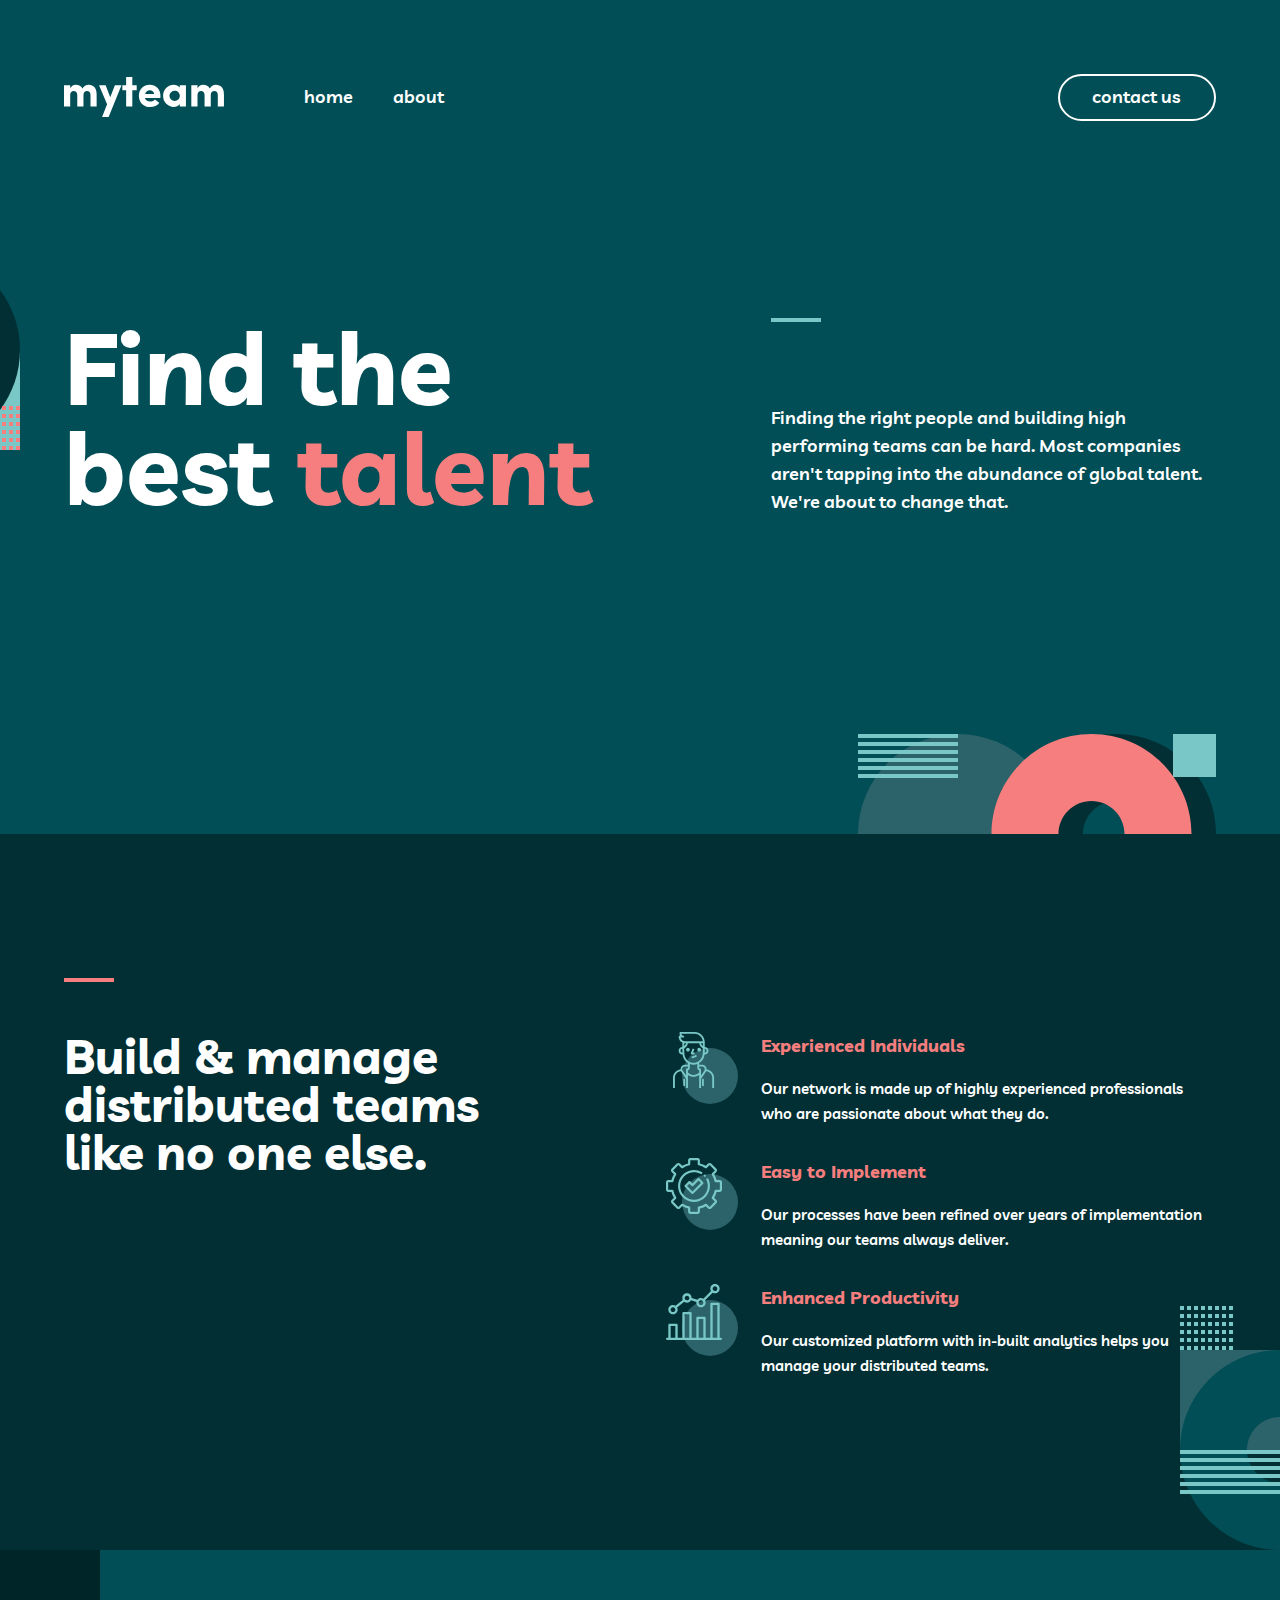
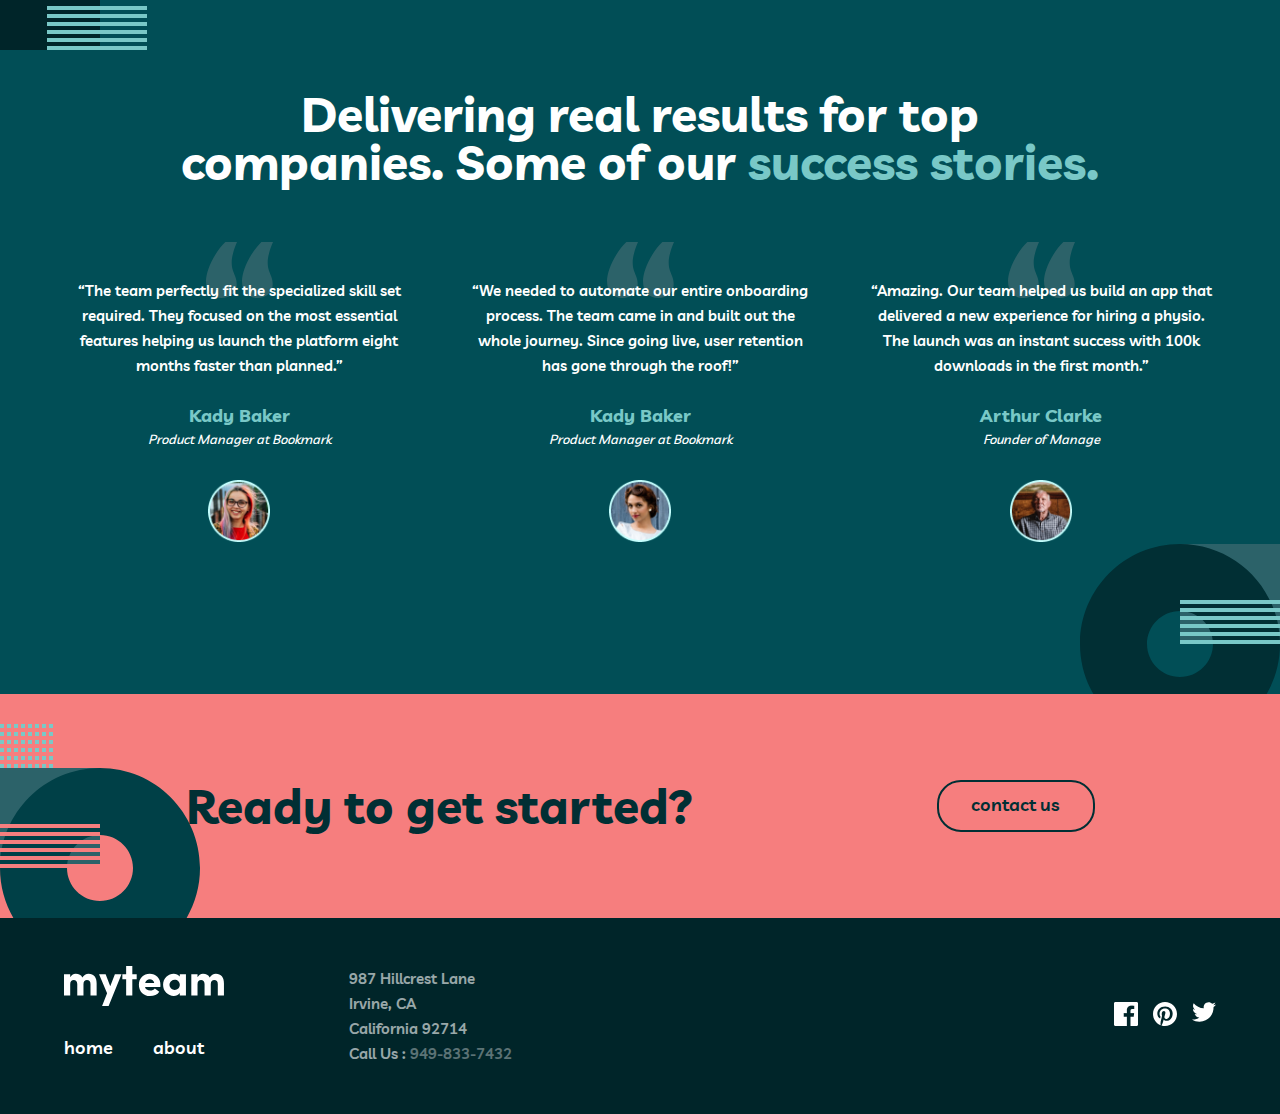
<file: index.html>
<!DOCTYPE html>
<html lang="en">
	<head>
		<meta charset="UTF-8" />
		<meta name="viewport" content="width=device-width, initial-scale=1.0" />
		<link rel="stylesheet" href="./css/main.css" />
		<title>My team</title>
	</head>
	<body>
		<!-- Site Header start -->
		<header class="site-header">
			<div class="container">
				<div class="header">
					<div class="header__left-content">
						<img
							src="./images/myteam-logo.svg"
							alt="logo"
							class="header__logo"
							width="160"
							height="40"
						/>
						<nav class="header__navbar navbar">
							<ul class="navbar__list">
								<li class="navbar__item">
									<a href="/" class="navbar__link">home</a>
								</li>
								<li class="navbar__item">
									<a href="./aboutus.html" class="navbar__link">about</a>
								</li>
							</ul>
						</nav>
					</div>
					<div class="header__right-content">
						<a href="#" class="header__btn">contact us</a>
						<img
							src="./images/mobi-line.svg"
							alt="line"
							class="header__mobi-line"
						/>
					</div>
				</div>
			</div>
		</header>
		<!-- Site Header end -->
		<!-- Site Main start -->
		<main class="site-main">
			<section class="hero-section">
				<div class="container">
					<div class="hero">
						<div class="hero__title-block">
							<h1 class="hero__title">
								Find the best <span class="hero__title-red"> talent</span>
							</h1>
						</div>
						<div class="hero__text-block">
							<span class="hero__line"></span>
							<p class="hero__text">
								Finding the right people and building high performing teams can
								be hard. Most companies aren't tapping into the abundance of
								global talent. We're about to change that.
							</p>
						</div>
					</div>
				</div>
			</section>
			<section class="about-us-section">
				<div class="container">
					<div class="about-us au">
						<div class="au__left">
							<h2 class="au__title">
								Build & manage distributed teams like no one else.
							</h2>
						</div>
						<div class="au__list">
							<div class="au__item item1">
								<img
									src="./images/au1.svg"
									alt="img"
									class="au__item-img"
									width="72"
									height="72"
								/>
								<div class="item__text-box">
									<h3 class="au__item-title">Experienced Individuals</h3>
									<p class="au__text">
										Our network is made up of highly experienced professionals
										who are passionate about what they do.
									</p>
								</div>
							</div>
							<div class="au__item item2">
								<img
									src="./images/au2.svg"
									alt="img"
									class="au__item-img"
									width="72"
									height="72"
								/>
								<div class="item__text-box">
									<h3 class="au__item-title">Easy to Implement</h3>
									<p class="au__text">
										Our processes have been refined over years of implementation
										meaning our teams always deliver.
									</p>
								</div>
							</div>
							<div class="au__item item3">
								<img
									src="./images/au3.svg"
									alt="img"
									class="au__item-img"
									width="72"
									height="72"
								/>
								<div class="item__text-box">
									<h3 class="au__item-title">Enhanced Productivity</h3>
									<p class="au__text">
										Our customized platform with in-built analytics helps you
										manage your distributed teams.
									</p>
								</div>
							</div>
						</div>
					</div>
				</div>
			</section>
			<section class="story-section">
				<div class="container">
					<div class="story">
						<div class="story__text-box">
							<h2 class="story__title">
								Delivering real results for top companies. Some of our
								<span class="story__green">success stories.</span>
							</h2>
						</div>
						<ul class="story__list">
							<li class="story__item">
								<p class="story__text">
									“The team perfectly fit the specialized skill set required.
									They focused on the most essential features helping us launch
									the platform eight months faster than planned.”
								</p>
								<h3 class="story__name-dev">Kady Baker</h3>
								<span class="story__job">Product Manager at Bookmark</span>
								<img
									src="./images/dev-img1.png"
									alt="Kady Baker"
									class="story__img"
									width="62"
									height="62"
								/>
							</li>
							<li class="story__item">
								<p class="story__text">
									“We needed to automate our entire onboarding process. The team
									came in and built out the whole journey. Since going live,
									user retention has gone through the roof!”
								</p>
								<h3 class="story__name-dev">Kady Baker</h3>
								<span class="story__job">Product Manager at Bookmark</span>
								<img
									src="./images/dev-img2.png"
									alt="Kady Baker"
									class="story__img"
									width="62"
									height="62"
								/>
							</li>
							<li class="story__item">
								<p class="story__text">
									“Amazing. Our team helped us build an app that delivered a new
									experience for hiring a physio. The launch was an instant
									success with 100k downloads in the first month.”
								</p>
								<h3 class="story__name-dev">Arthur Clarke</h3>
								<span class="story__job">Founder of Manage</span>
								<img
									src="./images/dev-img3.png"
									alt="Kady Baker"
									class="story__img"
									width="62"
									height="62"
								/>
							</li>
						</ul>
					</div>
				</div>
			</section>
			<section class="get-start-section">
				<div class="container">
					<div class="gs">
						<h2 class="gs__title">Ready to get started?</h2>
						<a class="gs__link" href="">contact us</a>
					</div>
				</div>
			</section>
		</main>
		<!-- Site Main end -->
		<!-- Site Footer start -->
		<footer class="site-footer">
			<div class="container">
				<div class="footer">
					<div class="footer__left-box">
					<div class="footer__hom-box">
						<img
							src="./images/myteam-logo.svg"
							alt="logo"
							class="footer__logo"
							width="160"
							height="40"
						/>
						<ul class="footer__list">
							<li class="footer__item">
								<a href="/" class="footer__link">home</a>
							</li>
							<li class="footer__item">
								<a href="/" class="footer__link">about</a>
							</li>
						</ul>
					</div>
					<div class="footer__adress">
						<address class="address">
							987 Hillcrest Lane <br> Irvine, CA <br> California 92714 <br> Call Us
							: <a href="tel:949-833-7432"> 949-833-7432</a>
						</address>
					</div>
				</div>
					<ul class="footer__link-list">
						<li class="footer__link-item">
							<a href="#"><img src="./images/footer-f.png" alt="facebook"></a>
						</li>
						<li class="footer__link-item">
							<a href="#"><img src="./images/footer-p.svg" alt="p"></a>
						</li>
						<li class="footer__link-item">
							<a href="#"><img src="./images/footer-t.svg" alt="twitter"></a>
						</li>
					</ul>
					</div>
				</div>
			</div>
		</footer>
		<!-- Site Footer end -->
	</body>
</html>
</file>
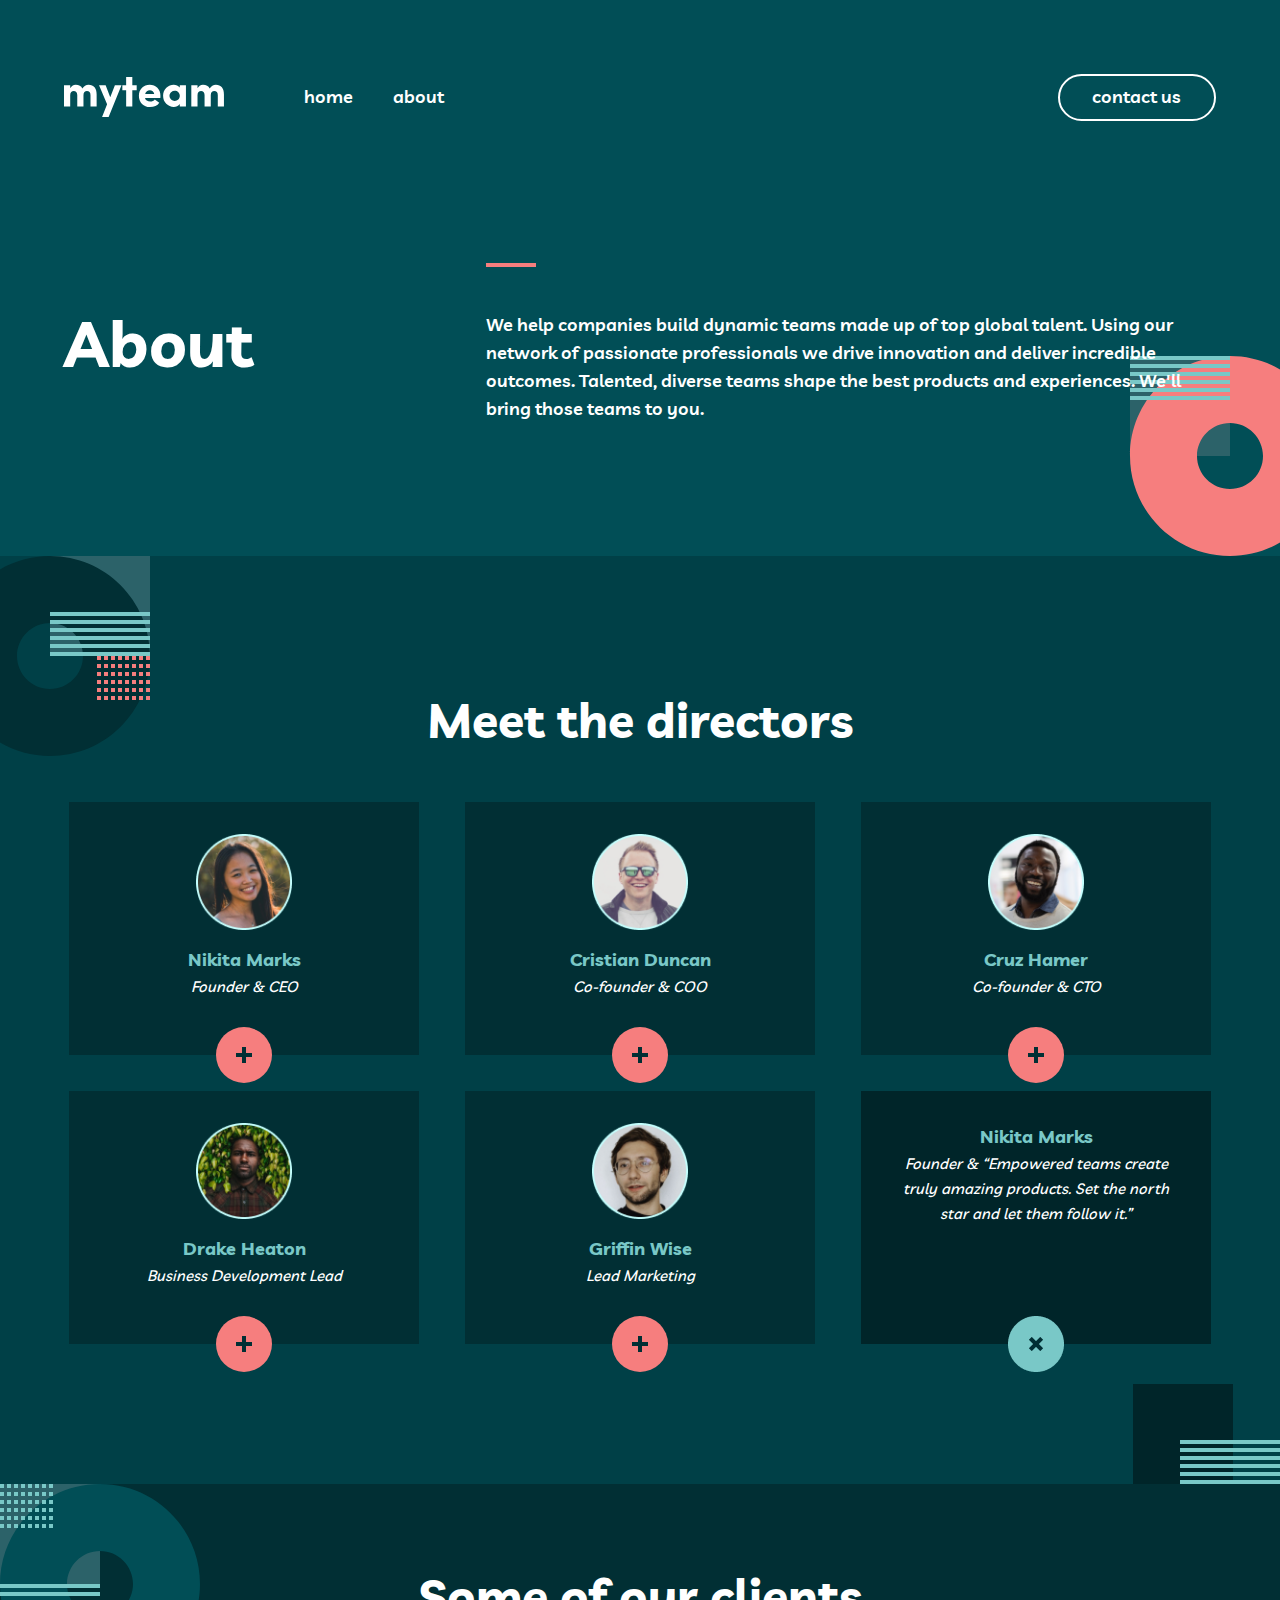
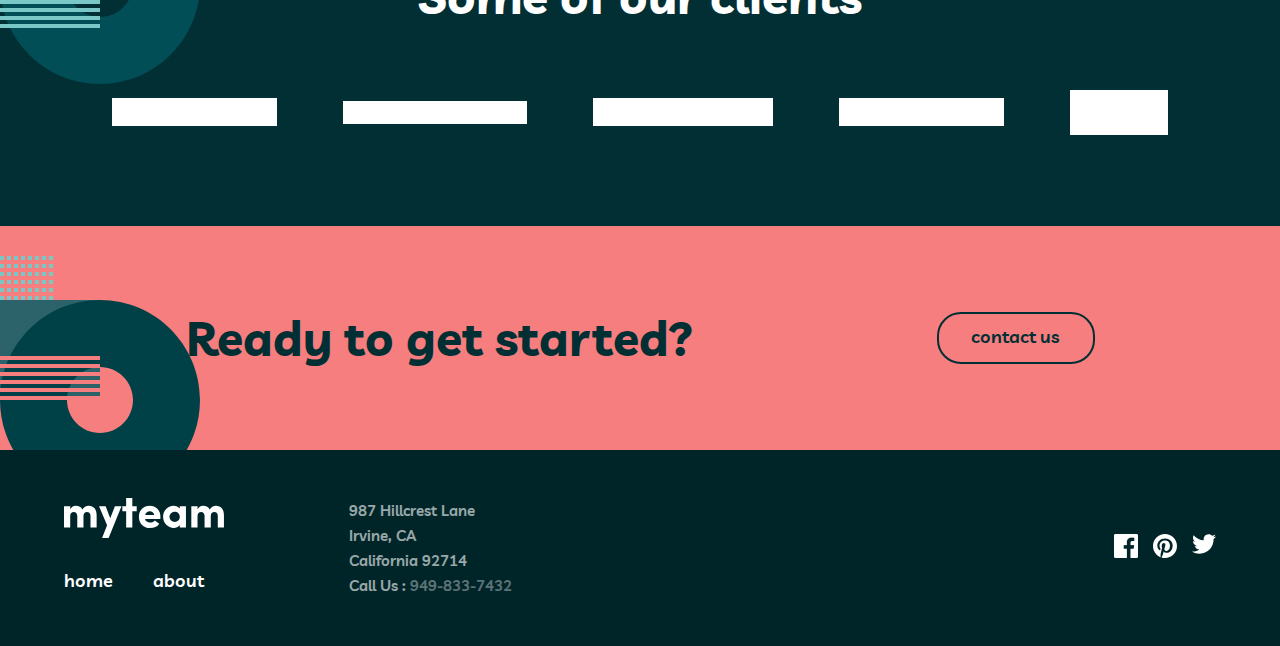
<file: aboutus.html>
<!DOCTYPE html>
<html lang="en">
	<head>
		<meta charset="UTF-8" />
		<meta name="viewport" content="width=device-width, initial-scale=1.0" />
		<link rel="stylesheet" href="./css/main.css" />
		<title>About us</title>
	</head>
	<body>
		<header class="site-header">
			<div class="container">
				<div class="header">
					<div class="header__left-content">
						<img
							src="./images/myteam-logo.svg"
							alt="logo"
							class="header__logo"
							width="160"
							height="40"
						/>
						<nav class="header__navbar navbar">
							<ul class="navbar__list">
								<li class="navbar__item">
									<a href="/" class="navbar__link">home</a>
								</li>
								<li class="navbar__item">
									<a href="./aboutus.html" class="navbar__link">about</a>
								</li>
							</ul>
						</nav>
					</div>
					<div class="header__right-content">
						<a href="#" class="header__btn">contact us</a>
						<img
							src="./images/mobi-line.svg"
							alt="line"
							class="header__mobi-line"
						/>
					</div>
				</div>
			</div>
		</header>
		<main class="site-main">
			<section class="about-intro-section">
				<div class="container">
					<div class="intro">
						<div class="intro__title-block">
							<h1 class="intro__title">About</h1>
						</div>
						<div class="intro__text-block">
							<span class="intro__line"></span>
							<p class="intro__text">
								We help companies build dynamic teams made up of top global
								talent. Using our network of passionate professionals we drive
								innovation and deliver incredible outcomes. Talented, diverse
								teams shape the best products and experiences. We'll bring those
								teams to you.
							</p>
						</div>
					</div>
				</div>
			</section>
			<section class="founders-section">
				<div class="container">
					<div class="founders">
						<div class="founders__text-block">
							<h2 class="founders__title">Meet the directors</h2>
						</div>
						<ul class="founders__list">
							<li class="founders__item">
								<img
									class="founders__img"
									src="./images/about-section/founder1.png"
									alt="founder"
								/>
								<h3 class="founder__name">Nikita Marks</h3>
								<span class="founder__job">Founder & CEO</span>
							</li>
							<li class="founders__item">
								<img
									class="founders__img"
									src="./images/about-section/founder2.png"
									alt="founder"
								/>
								<h3 class="founder__name">Cristian Duncan</h3>
								<span class="founder__job">Co-founder & COO</span>
							</li>
							<li class="founders__item">
								<img
									class="founders__img"
									src="./images/about-section/founder3.png"
									alt="founder"
								/>
								<h3 class="founder__name">Cruz Hamer</h3>
								<span class="founder__job">Co-founder & CTO</span>
							</li>
							<li class="founders__item">
								<img
									class="founders__img"
									src="./images/about-section/founder4.png"
									alt="founder"
								/>
								<h3 class="founder__name">Drake Heaton</h3>
								<span class="founder__job">Business Development Lead</span>
							</li>
							<li class="founders__item">
								<img
									class="founders__img"
									src="./images/about-section/founder5.png"
									alt="founder"
								/>
								<h3 class="founder__name">Griffin Wise</h3>
								<span class="founder__job">Lead Marketing</span>
							</li>
							<li class="founders__item item__black">
								<h3 class="founder__name">Nikita Marks</h3>
								<p class="founder__job">
									Founder & “Empowered teams create truly amazing products. Set
									the north star and let them follow it.”
								</p>
							</li>
						</ul>
					</div>
				</div>
			</section>
			<section class="clients-section">
				<div class="container">
					<h2 class="clients__title">Some of our clients</h2>
					<ul class="clients__list">
						<li class="clients__item">
							<a href="#" class="clients link"
								><img
									src="./images/about-section/clients/client1.svg"
									alt="omg"
									class="clients__img"
							/></a>
						</li>
						<li class="clients__item">
							<a href="#" class="clients link"
								><img
									src="./images/about-section/clients/client2.svg"
									alt="omg"
									class="clients__img"
							/></a>
						</li>
						<li class="clients__item">
							<a href="#" class="clients link"
								><img
									src="./images/about-section/clients/client3.svg"
									alt="omg"
									class="clients__img"
							/></a>
						</li>
						<li class="clients__item">
							<a href="#" class="clients link"
								><img
									src="./images/about-section/clients/client4.svg"
									alt="omg"
									class="clients__img"
							/></a>
						</li>
						<li class="clients__item">
							<a href="#" class="clients link"
								><img
									src="./images/about-section/clients/client5.svg"
									alt="omg"
									class="clients__img"
							/></a>
						</li>
					</ul>
				</div>
			</section>
			<section class="get-start-section">
				<div class="container">
					<div class="gs">
						<h2 class="gs__title">Ready to get started?</h2>
						<a class="gs__link" href="">contact us</a>
					</div>
				</div>
			</section>
		</main>
    <footer class="site-footer">
			<div class="container">
				<div class="footer">
					<div class="footer__left-box">
					<div class="footer__hom-box">
						<img
							src="./images/myteam-logo.svg"
							alt="logo"
							class="footer__logo"
							width="160"
							height="40"
						/>
						<ul class="footer__list">
							<li class="footer__item">
								<a href="/" class="footer__link">home</a>
							</li>
							<li class="footer__item">
								<a href="/" class="footer__link">about</a>
							</li>
						</ul>
					</div>
					<div class="footer__adress">
						<address class="address">
							987 Hillcrest Lane <br> Irvine, CA <br> California 92714 <br> Call Us
							: <a href="tel:949-833-7432"> 949-833-7432</a>
						</address>
					</div>
				</div>
					<ul class="footer__link-list">
						<li class="footer__link-item">
							<a href="#"><img src="./images/footer-f.png" alt="facebook"></a>
						</li>
						<li class="footer__link-item">
							<a href="#"><img src="./images/footer-p.svg" alt="p"></a>
						</li>
						<li class="footer__link-item">
							<a href="#"><img src="./images/footer-t.svg" alt="twitter"></a>
						</li>
					</ul>
					</div>
				</div>
			</div>
		</footer>
	</body>
</html>
</file>
<file: css/main.css>
@font-face {
  font-family: "Livvic";
  src: url("../fonts/Livvic-Medium.woff2") format("woff2"), url("../fonts/Livvic-Medium.woff") format("woff");
  font-weight: 500;
  font-style: normal;
  font-display: swap;
}
@font-face {
  font-family: "Livvic";
  src: url("../fonts/Livvic-Bold.woff2") format("woff2"), url("../fonts/Livvic-Bold.woff") format("woff");
  font-weight: bold;
  font-style: normal;
  font-display: swap;
}
@font-face {
  font-family: "Livvic";
  src: url("../fonts/Livvic-SemiBold.woff2") format("woff2"), url("../fonts/Livvic-SemiBold.woff") format("woff");
  font-weight: 600;
  font-style: normal;
  font-display: swap;
}
* {
  margin: 0;
  padding: 0;
  list-style: none;
  text-decoration: none;
  box-sizing: border-box;
}

body {
  font-family: "Livvic", sans-serif;
  background-color: #014e56;
}

/*! normalize.css v8.0.1 | MIT License | github.com/necolas/normalize.css */
/* Document
   ========================================================================== */
/**
 * 1. Correct the line height in all browsers.
 * 2. Prevent adjustments of font size after orientation changes in iOS.
 */
html {
  line-height: 1.15; /* 1 */
  -webkit-text-size-adjust: 100%; /* 2 */
}

/* Sections
   ========================================================================== */
/**
 * Remove the margin in all browsers.
 */
body {
  margin: 0;
}

/**
 * Render the `main` element consistently in IE.
 */
main {
  display: block;
}

/**
 * Correct the font size and margin on `h1` elements within `section` and
 * `article` contexts in Chrome, Firefox, and Safari.
 */
h1 {
  font-size: 2em;
  margin: 0.67em 0;
}

/* Grouping content
   ========================================================================== */
/**
 * 1. Add the correct box sizing in Firefox.
 * 2. Show the overflow in Edge and IE.
 */
hr {
  box-sizing: content-box; /* 1 */
  height: 0; /* 1 */
  overflow: visible; /* 2 */
}

/**
 * 1. Correct the inheritance and scaling of font size in all browsers.
 * 2. Correct the odd `em` font sizing in all browsers.
 */
pre {
  font-family: monospace, monospace; /* 1 */
  font-size: 1em; /* 2 */
}

/* Text-level semantics
   ========================================================================== */
/**
 * Remove the gray background on active links in IE 10.
 */
a {
  background-color: transparent;
}

/**
 * 1. Remove the bottom border in Chrome 57-
 * 2. Add the correct text decoration in Chrome, Edge, IE, Opera, and Safari.
 */
abbr[title] {
  border-bottom: none; /* 1 */
  text-decoration: underline; /* 2 */
  -webkit-text-decoration: underline dotted;
          text-decoration: underline dotted; /* 2 */
}

/**
 * Add the correct font weight in Chrome, Edge, and Safari.
 */
b,
strong {
  font-weight: bolder;
}

/**
 * 1. Correct the inheritance and scaling of font size in all browsers.
 * 2. Correct the odd `em` font sizing in all browsers.
 */
code,
kbd,
samp {
  font-family: monospace, monospace; /* 1 */
  font-size: 1em; /* 2 */
}

/**
 * Add the correct font size in all browsers.
 */
small {
  font-size: 80%;
}

/**
 * Prevent `sub` and `sup` elements from affecting the line height in
 * all browsers.
 */
sub,
sup {
  font-size: 75%;
  line-height: 0;
  position: relative;
  vertical-align: baseline;
}

sub {
  bottom: -0.25em;
}

sup {
  top: -0.5em;
}

/* Embedded content
   ========================================================================== */
/**
 * Remove the border on images inside links in IE 10.
 */
img {
  border-style: none;
}

/* Forms
   ========================================================================== */
/**
 * 1. Change the font styles in all browsers.
 * 2. Remove the margin in Firefox and Safari.
 */
button,
input,
optgroup,
select,
textarea {
  font-family: inherit; /* 1 */
  font-size: 100%; /* 1 */
  line-height: 1.15; /* 1 */
  margin: 0; /* 2 */
}

/**
 * Show the overflow in IE.
 * 1. Show the overflow in Edge.
 */
button,
input { /* 1 */
  overflow: visible;
}

/**
 * Remove the inheritance of text transform in Edge, Firefox, and IE.
 * 1. Remove the inheritance of text transform in Firefox.
 */
button,
select { /* 1 */
  text-transform: none;
}

/**
 * Correct the inability to style clickable types in iOS and Safari.
 */
button,
[type=button],
[type=reset],
[type=submit] {
  -webkit-appearance: button;
}

/**
 * Remove the inner border and padding in Firefox.
 */
button::-moz-focus-inner,
[type=button]::-moz-focus-inner,
[type=reset]::-moz-focus-inner,
[type=submit]::-moz-focus-inner {
  border-style: none;
  padding: 0;
}

/**
 * Restore the focus styles unset by the previous rule.
 */
button:-moz-focusring,
[type=button]:-moz-focusring,
[type=reset]:-moz-focusring,
[type=submit]:-moz-focusring {
  outline: 1px dotted ButtonText;
}

/**
 * Correct the padding in Firefox.
 */
fieldset {
  padding: 0.35em 0.75em 0.625em;
}

/**
 * 1. Correct the text wrapping in Edge and IE.
 * 2. Correct the color inheritance from `fieldset` elements in IE.
 * 3. Remove the padding so developers are not caught out when they zero out
 *    `fieldset` elements in all browsers.
 */
legend {
  box-sizing: border-box; /* 1 */
  color: inherit; /* 2 */
  display: table; /* 1 */
  max-width: 100%; /* 1 */
  padding: 0; /* 3 */
  white-space: normal; /* 1 */
}

/**
 * Add the correct vertical alignment in Chrome, Firefox, and Opera.
 */
progress {
  vertical-align: baseline;
}

/**
 * Remove the default vertical scrollbar in IE 10+.
 */
textarea {
  overflow: auto;
}

/**
 * 1. Add the correct box sizing in IE 10.
 * 2. Remove the padding in IE 10.
 */
[type=checkbox],
[type=radio] {
  box-sizing: border-box; /* 1 */
  padding: 0; /* 2 */
}

/**
 * Correct the cursor style of increment and decrement buttons in Chrome.
 */
[type=number]::-webkit-inner-spin-button,
[type=number]::-webkit-outer-spin-button {
  height: auto;
}

/**
 * 1. Correct the odd appearance in Chrome and Safari.
 * 2. Correct the outline style in Safari.
 */
[type=search] {
  -webkit-appearance: textfield; /* 1 */
  outline-offset: -2px; /* 2 */
}

/**
 * Remove the inner padding in Chrome and Safari on macOS.
 */
[type=search]::-webkit-search-decoration {
  -webkit-appearance: none;
}

/**
 * 1. Correct the inability to style clickable types in iOS and Safari.
 * 2. Change font properties to `inherit` in Safari.
 */
::-webkit-file-upload-button {
  -webkit-appearance: button; /* 1 */
  font: inherit; /* 2 */
}

/* Interactive
   ========================================================================== */
/*
 * Add the correct display in Edge, IE 10+, and Firefox.
 */
details {
  display: block;
}

/*
 * Add the correct display in all browsers.
 */
summary {
  display: list-item;
}

/* Misc
   ========================================================================== */
/**
 * Add the correct display in IE 10+.
 */
template {
  display: none;
}

/**
 * Add the correct display in IE 10.
 */
[hidden] {
  display: none;
}

.visually-hidden {
  position: absolute;
  width: 1px;
  height: 1px;
  margin: -1px;
  border: 0;
  padding: 0;
  white-space: nowrap;
  -webkit-clip-path: inset(100%);
          clip-path: inset(100%);
  clip: rect(0 0 0 0);
  overflow: hidden;
}

.container {
  max-width: 1200px;
  margin: 0 auto;
  padding: 0 24px;
}

.site-header {
  padding: 77px 0 133px;
}

.header__mobi-line {
  display: none;
}

.header {
  display: flex;
  align-items: center;
  justify-content: space-between;
}

.header__left-content {
  display: flex;
  align-items: center;
}

.header__logo {
  margin-right: 80px;
}

.navbar__list {
  display: flex;
  align-items: center;
}

.navbar__item + .navbar__item {
  margin-left: 40px;
}

.navbar__link {
  color: #fff;
  font-size: 18px;
  font-style: normal;
  font-weight: 600;
  line-height: 28px;
  transition: color 0.3s ease;
}
.navbar__link:hover {
  color: #f67e7e;
}

.header__btn {
  color: #fff;
  font-size: 18px;
  font-style: normal;
  font-weight: 600;
  border-radius: 24px;
  border: 2px solid #fff;
  padding: 9px 33px 11px 32px;
  transition: all 0.3s ease;
}
.header__btn:hover {
  color: #002529;
  background-color: #fff;
}

@media only screen and (max-width: 770px) {
  .header__logo {
    width: 128px;
    height: 32px;
    margin-right: 48px;
  }
  .navbar__link {
    font-size: 18px;
  }
  .site-header {
    padding: 72px 0 120px;
  }
}
@media only screen and (max-width: 650px) {
  .header__mobi-line {
    display: block;
  }
  .header__btn,
  nav {
    display: none;
  }
  .navbar__list {
    display: none;
  }
}
@media only screen and (max-width: 550px) {
  .site-header {
    padding: 35px 0 133px;
  }
}
.hero-section {
  background-image: url(../images/hreo-calc-bg.svg);
  background-repeat: no-repeat;
  background-size: 200px 200px;
  background-position-x: calc(50% - 720px);
}

.hero {
  background-image: url(../images/hero-bg.svg);
  background-repeat: no-repeat;
  background-size: 358px 100px;
  background-position: bottom right;
  padding-bottom: 250px;
  display: flex;
  justify-content: space-between;
  align-items: center;
}

.hero__line {
  display: inline-block;
  background-color: #79c8c7;
  width: 50px;
  height: 4px;
  margin-bottom: 79px;
}

.hero__title-block {
  width: 535px;
}

.hero__title {
  color: #fff;
  font-size: 100px;
  font-style: normal;
  font-weight: 700;
  line-height: 100px;
}

.hero__title-red {
  color: #f67e7e;
}

.hero__text-block {
  width: 445px;
  align-items: end;
}

.hero__text {
  color: #fff;
  font-size: 18px;
  font-style: normal;
  font-weight: 600;
  line-height: 28px;
}

@media only screen and (max-width: 660px) {
  .hero {
    flex-direction: column;
    text-align: center;
    background-position: bottom center;
  }
  .hero__title-block {
    max-width: 400px;
    margin-bottom: 24px;
  }
  .hero__line {
    display: none;
  }
  .hero__title {
    font-size: 64px;
    line-height: 70px;
  }
  .hero__text-block {
    max-width: 445px;
  }
}
@media (max-width: 450px) {
  .hero {
    background-size: 100% auto;
  }
  .hero__title {
    font-size: 40px;
    line-height: 40px;
  }
  .hero__text {
    font-size: 15px;
    line-height: 25px;
  }
  .hero__text-block {
    width: 100%;
  }
  .hero__title-block {
    width: 100%;
  }
}
.site-footer {
  background-color: #002529;
  padding: 48px 0;
}

.footer {
  display: flex;
  align-items: center;
  justify-content: space-between;
}

.footer__hom-box {
  margin-right: 125px;
}

.footer__logo {
  margin-bottom: 25px;
}

.footer__list {
  display: flex;
  flex-direction: row;
}

.footer__item + .footer__item {
  margin-left: 40px;
}

.footer__link {
  color: #fff;
  font-size: 18px;
  font-style: normal;
  font-weight: 600;
  line-height: 28px;
  transition: color 0.3s ease;
}
.footer__link:hover {
  color: #f67e7e;
}

.address,
.address > a {
  color: #fff;
  font-size: 15px;
  font-style: normal;
  font-weight: 600;
  line-height: 25px;
  opacity: 0.6;
}

.footer__link-list {
  display: flex;
  gap: 15px;
}

.footer__left-box {
  display: flex;
  justify-content: space-between;
}

@media (max-width: 840px) {
  .footer {
    flex-direction: column;
    align-items: start;
  }
  .footer__left-box {
    width: 100%;
    justify-content: space-between;
    margin-bottom: 32px;
  }
  .footer__hom-box {
    justify-content: center;
    align-items: center;
    margin-right: 0;
  }
  .footer__logo {
    margin-bottom: 30px;
  }
  .footer__link-list {
    align-items: start;
  }
}
@media (max-width: 460px) {
  .footer {
    align-items: center;
  }
  .footer__left-box {
    gap: 24px;
    text-align: center;
    align-items: center;
    width: 100%;
    flex-direction: column;
    margin-bottom: 32px;
  }
}
.about-us-section {
  padding: 198px 0 140px;
  background-color: #012f34;
  background-image: url(../../images/service-bg.png);
  background-repeat: no-repeat;
  background-position: bottom right;
}

.au {
  display: flex;
  flex-direction: row;
  justify-content: space-between;
  align-items: start;
}

.au__left {
  width: 445px;
}

.au__title {
  position: relative;
  color: #fff;
  font-size: 48px;
  font-style: normal;
  font-weight: 700;
  line-height: 48px;
}
.au__title::before {
  position: absolute;
  content: "";
  width: 50px;
  height: 4px;
  background-color: #f67e7e;
  top: -54px;
}

.au__list {
  display: flex;
  align-items: center;
  flex-direction: column;
}

.au__item {
  display: flex;
  width: 550px;
  margin-bottom: 32px;
}

.item__text-box {
  margin-left: 23px;
}

.au__item-title {
  color: #f67e7e;
  font-size: 18px;
  font-style: normal;
  font-weight: 700;
  line-height: 28px;
  margin-bottom: 16px;
}

.au__text {
  color: #fff;
  font-size: 15px;
  font-style: normal;
  font-weight: 600;
  line-height: 25px;
}

@media only screen and (max-width: 980px) {
  .about-us-section {
    background-position: top right;
  }
  .au {
    flex-direction: column;
    align-items: start;
  }
  .au__left {
    width: 100%;
    margin-bottom: 64px;
  }
}
@media only screen and (max-width: 570px) {
  .au__item {
    width: auto;
    align-items: center;
    text-align: center;
  }
}
@media only screen and (max-width: 480px) {
  .about-us-section {
    padding: 100px 0 64px;
  }
  .au__left {
    max-width: 240px;
    margin-bottom: 54px;
  }
  .au__title {
    font-size: 32px;
    line-height: 32px;
  }
  .au__text {
    padding-left: 0;
  }
  .au__item {
    flex-direction: column;
  }
}
.story-section {
  padding: 140px 0 152px;
  background-image: url(../images/story-section-bg1.svg), url(../images/story-section-bg2.svg);
  background-size: 147px 100px, 200px 200px;
  background-repeat: no-repeat, no-repeat;
  background-position: top left, bottom right;
}

.story__text-box {
  margin: 0 auto;
  width: 932px;
  margin-bottom: 56px;
}

.story__title {
  color: #fff;
  text-align: center;
  font-size: 48px;
  font-style: normal;
  font-weight: 700;
  line-height: 48px;
}

.story__green {
  color: #79c8c7;
}

.story__list {
  display: flex;
  align-items: center;
  justify-content: space-between;
}

.story__item {
  background-image: url(../../images/story-bg.svg);
  background-repeat: no-repeat;
  background-size: 67px 56px;
  background-position: center top;
  width: 350px;
  display: flex;
  flex-direction: column;
  align-items: center;
  padding-top: 36px;
}

.story__text {
  color: #fff;
  text-align: center;
  font-size: 15px;
  font-style: normal;
  font-weight: 600;
  line-height: 25px;
  margin-bottom: 24px;
}

.story__name-dev {
  color: #79c8c7;
  text-align: center;
  font-size: 18px;
  font-style: normal;
  font-weight: 700;
  line-height: 28px;
}

.story__job {
  color: #fff;
  text-align: center;
  font-size: 13px;
  font-style: italic;
  font-weight: 500;
  line-height: 18px;
  margin-bottom: 32px;
}

.story__img {
  width: 62px;
  height: 62px;
}

@media (max-width: 960px) {
  .story__text-box {
    width: 100%;
  }
}
@media (max-width: 860px) {
  .story-section {
    padding: 100px 0;
  }
  .story__item {
    width: 100%;
  }
  .story__list {
    flex-direction: column;
    gap: 48px;
  }
  .story__title {
    font-size: 32px;
  }
}
@media (max-width: 460px) {
  .story-section {
    padding: 140px 0 164px;
  }
  .story__title {
    line-height: 32px;
  }
}
.get-start-section {
  padding: 86px 0;
  background-image: url(../../images/ready-bg.svg);
  background-size: 200px 244px;
  background-repeat: no-repeat;
  background-position: bottom left;
  background-color: #f67e7e;
}

.gs {
  display: flex;
  align-items: center;
  justify-content: space-around;
}

.gs__title {
  color: #012f34;
  font-size: 48px;
  font-style: normal;
  font-weight: 700;
  line-height: 48px;
}

.gs__link {
  color: #012f34;
  padding: 9px 33px 11px 32px;
  font-size: 18px;
  font-style: normal;
  font-weight: 600;
  line-height: 28px;
  border-radius: 24px;
  border: 2px solid #012f34;
}
.gs__link:hover {
  color: #f67e7e;
  background-color: #fff;
  border-color: #fff;
}

@media (max-width: 860px) {
  .gs__title {
    font-size: 32px;
    line-height: 32px;
  }
}
@media (max-width: 600px) {
  .gs {
    flex-direction: column;
    gap: 24px;
  }
}
.about-intro-section {
  padding-bottom: 120px;
  background-image: url(../images/about-section/about-intro-bg.svg);
  background-size: 200px 200px;
  background-repeat: no-repeat;
  background-position: bottom right;
}

.intro {
  display: flex;
  align-items: center;
  justify-content: space-between;
}

.intro__line {
  width: 50px;
  height: 4px;
  flex-shrink: 0;
  display: inline-block;
  background-color: #f67e7e;
  margin-bottom: 40px;
}

.intro__title-block {
  width: 200px;
}

.intro__title {
  color: #fff;
  font-size: 64px;
  font-style: normal;
  font-weight: 700;
  line-height: 100px;
}

.intro__text-block {
  width: 730px;
}

.intro__text {
  color: #fff;
  font-size: 18px;
  font-style: normal;
  font-weight: 600;
  line-height: 28px;
}

@media (max-width: 1040px) {
  .intro__line {
    display: none;
  }
  .intro {
    flex-direction: column;
  }
  .intro__title {
    line-height: 56px;
  }
  .intro__text-block {
    width: 100%;
    text-align: center;
  }
  .intro__text {
    text-align: center;
  }
}
@media (max-width: 1040px) {
  .about-intro-section {
    padding: 0 0 108px;
  }
  .intro__title {
    text-align: center;
    font-size: 40px;
    line-height: 40px;
  }
  .intro__text {
    font-size: 15px;
    line-height: 28px;
  }
}
.founders-section {
  background-color: #004047;
  padding: 140px 0;
  background-image: url(../images/about-section/founder-bg1.svg), url(../images/about-section/founder-bg2.svg);
  background-repeat: no-repeat, no-repeat;
  background-size: 200px 200px, 147px 100px;
  background-position: top left, bottom right;
}

.founders {
  display: flex;
  flex-direction: column;
}

.founders__title {
  color: #fff;
  text-align: center;
  font-size: 48px;
  font-style: normal;
  font-weight: 700;
  line-height: 48px;
  margin-bottom: 58px;
}

.founders__list {
  width: 100%;
  align-items: center;
  justify-content: space-around;
  text-align: center;
  flex-wrap: wrap;
  display: flex;
  flex-direction: row;
  gap: 36px;
}

.founders__item {
  position: relative;
  padding: 32px;
  display: flex;
  flex-direction: column;
  align-items: center;
  width: 350px;
  height: 253px;
  flex-shrink: 0;
  background-color: #012f34;
}
.founders__item::after {
  position: absolute;
  content: "";
  width: 56px;
  height: 56px;
  background-image: url(../images/about-section/founder-circle.svg);
  background-size: 100%;
  background-repeat: no-repeat;
  bottom: -28px;
}
.founders__item:last-child::after {
  position: absolute;
  content: "";
  width: 56px;
  height: 56px;
  background-image: url(../../images/about-section/founder-cirecle2.png);
  background-size: 100%;
  background-repeat: no-repeat;
  bottom: -28px;
}

.founders__img {
  width: 96px;
  height: 96px;
  margin-bottom: 16px;
}

.founder__name {
  color: #79c8c7;
  text-align: center;
  font-size: 18px;
  font-style: normal;
  font-weight: 700;
  line-height: 28px;
}

.founder__job {
  color: #fff;
  text-align: center;
  font-size: 15px;
  font-style: italic;
  font-weight: 500;
  line-height: 25px;
}

.item__black {
  background-color: #002529;
}

@media (max-width: 1180px) {
  .founders__item {
    min-width: 281px;
  }
  .founders__list {
    align-items: center;
  }
}
.clients-section {
  background-color: #012f34;
  padding: 140px 0 151px;
  background-image: url(../images/about-section/clients/clients-bg.svg);
  background-repeat: no-repeat;
  background-size: 200px 200px;
  background-position: top left;
}

.clients__title {
  color: #fff;
  text-align: center;
  font-size: 48px;
  font-style: normal;
  font-weight: 700;
  line-height: 48px;
  margin-bottom: 70px;
}

.clients__list {
  display: flex;
  align-items: center;
  justify-content: space-between;
  flex-direction: row;
}

.clients__img {
  background-color: transparent;
}

@media (max-width: 1090px) {
  .clients__title {
    font-size: 32px;
    line-height: 32px;
  }
}
@media (max-width: 970px) {
  .clients__list {
    flex-direction: column;
    gap: 56px;
  }
  .clients-section {
    background-position-y: calc(50% - 347px);
  }
}
@media (max-width: 4800px) {
  .clients-section {
    padding: 88px;
  }
}/*# sourceMappingURL=main.css.map */
</file>
